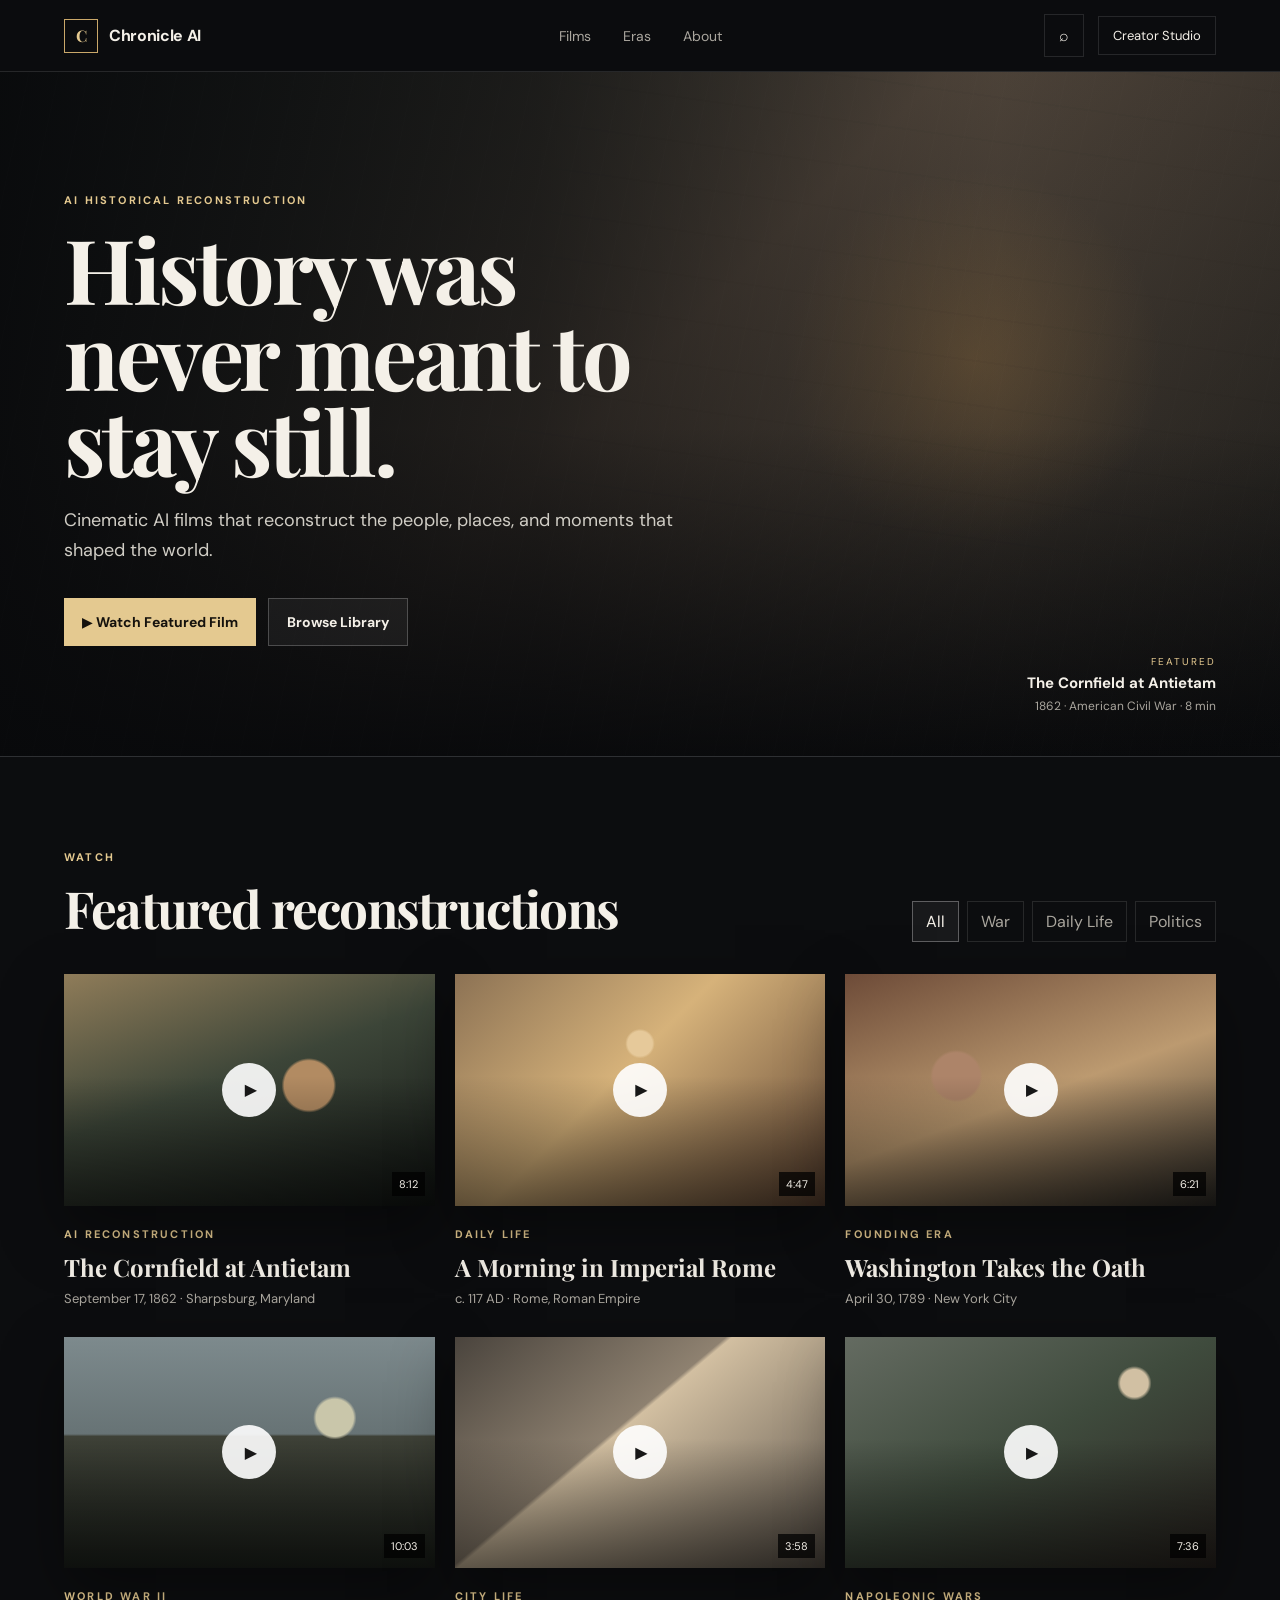
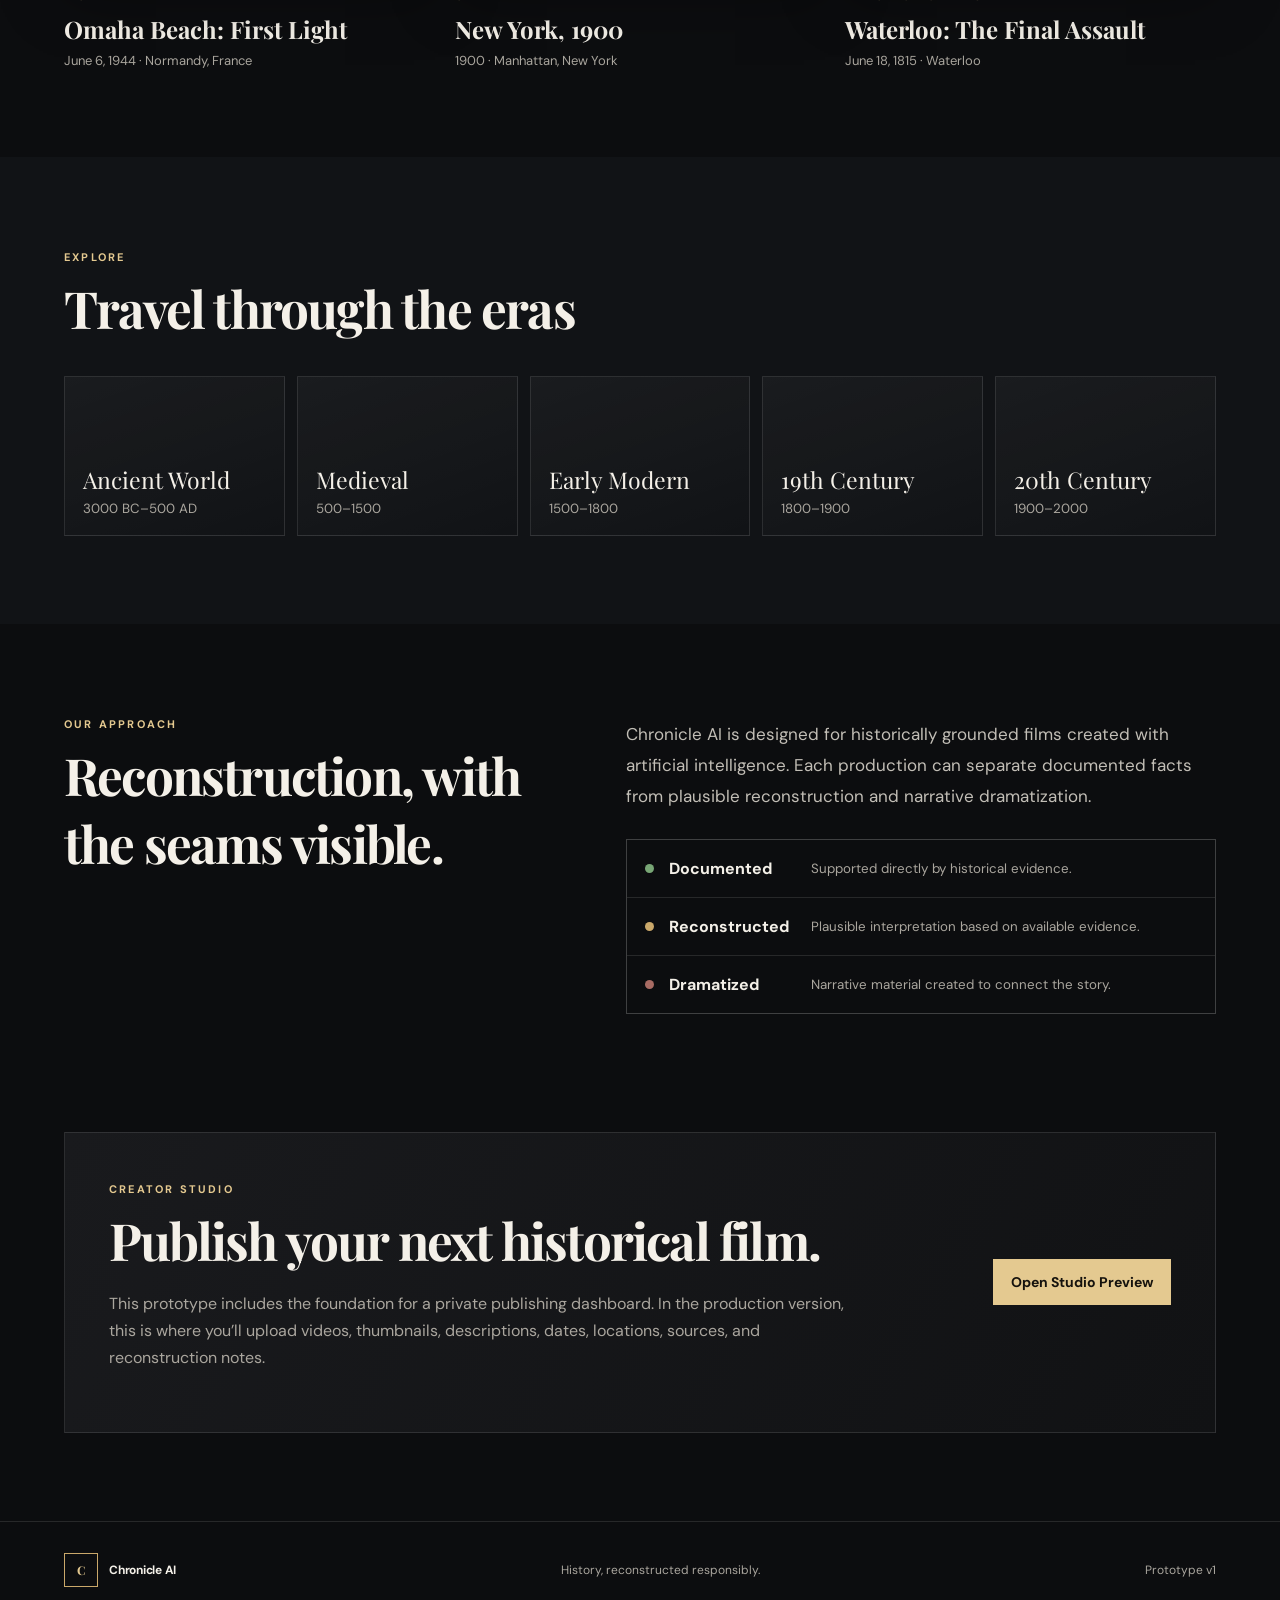
<file: index.html>
<!DOCTYPE html>
<html lang="en">
<head>
  <meta charset="UTF-8" />
  <meta name="viewport" content="width=device-width, initial-scale=1.0" />
  <meta name="description" content="Chronicle AI brings history to life through cinematic AI-created historical films, reconstructions, and historically grounded visual storytelling." />
  <meta name="robots" content="index, follow, max-image-preview:large" />
  <link rel="canonical" href="https://tomvee03.github.io/" />

  <meta property="og:type" content="website" />
  <meta property="og:site_name" content="Chronicle AI" />
  <meta property="og:title" content="Chronicle AI | History Brought to Life" />
  <meta property="og:description" content="Cinematic AI-created historical films and reconstructions that bring the people, places, and moments of history to life." />
  <meta property="og:url" content="https://tomvee03.github.io/" />

  <meta name="twitter:card" content="summary" />
  <meta name="twitter:title" content="Chronicle AI | History Brought to Life" />
  <meta name="twitter:description" content="Cinematic AI-created historical films and reconstructions that bring history to life." />

  <title>Chronicle AI | AI Historical Films & Reconstructions</title>

  <script type="application/ld+json">
  {
    "@context": "https://schema.org",
    "@type": "WebSite",
    "name": "Chronicle AI",
    "url": "https://tomvee03.github.io/",
    "description": "A cinematic platform for AI-created historical films, reconstructions, and historically grounded visual storytelling."
  }
  </script>
  <link rel="preconnect" href="https://fonts.googleapis.com">
  <link rel="preconnect" href="https://fonts.gstatic.com" crossorigin>
  <link href="https://fonts.googleapis.com/css2?family=DM+Sans:wght@400;500;600;700&family=Playfair+Display:wght@600;700&display=swap" rel="stylesheet">
  <link rel="stylesheet" href="styles.css" />
</head>
<body>
  <header class="site-header">
    <a class="brand" href="#home" aria-label="Chronicle AI home">
      <span class="brand-mark">C</span>
      <span>Chronicle AI</span>
    </a>

    <nav class="desktop-nav" aria-label="Primary navigation">
      <a href="#films">Films</a>
      <a href="#eras">Eras</a>
      <a href="#about">About</a>
    </nav>

    <div class="header-actions">
      <button class="icon-button" id="searchToggle" aria-label="Open search">⌕</button>
      <a class="admin-link" href="#creator">Creator Studio</a>
    </div>
  </header>

  <main id="home">
    <section class="hero" aria-labelledby="hero-title">
      <div class="hero-overlay"></div>
      <div class="hero-content">
        <div class="eyebrow">AI HISTORICAL RECONSTRUCTION</div>
        <h1 id="hero-title">History was never meant to stay still.</h1>
        <p>
          Cinematic AI films that reconstruct the people, places, and moments that shaped the world.
        </p>
        <div class="hero-actions">
          <button class="primary-button" data-play="The Cornfield at Antietam">▶ Watch Featured Film</button>
          <a class="secondary-button" href="#films">Browse Library</a>
        </div>
      </div>
      <div class="hero-meta">
        <span>FEATURED</span>
        <strong>The Cornfield at Antietam</strong>
        <span>1862 · American Civil War · 8 min</span>
      </div>
    </section>

    <section class="search-panel" id="searchPanel" aria-hidden="true">
      <div class="section-shell search-shell">
        <label for="filmSearch">Search films, people, places, or eras</label>
        <div class="search-box">
          <input id="filmSearch" type="search" placeholder="Try “Gettysburg”, “Rome”, or “1944”" autocomplete="off" />
          <button id="clearSearch" type="button">Clear</button>
        </div>
      </div>
    </section>

    <section class="content-section" id="films">
      <div class="section-shell">
        <div class="section-heading-row">
          <div>
            <span class="section-kicker">WATCH</span>
            <h2>Featured reconstructions</h2>
          </div>
          <div class="filter-row" aria-label="Film filters">
            <button class="filter active" data-filter="all">All</button>
            <button class="filter" data-filter="war">War</button>
            <button class="filter" data-filter="daily-life">Daily Life</button>
            <button class="filter" data-filter="politics">Politics</button>
          </div>
        </div>

        <div class="film-grid" id="filmGrid">
          <article class="film-card" data-category="war" data-search="antietam civil war 1862 maryland cornfield union confederate">
            <button class="poster poster-antietam" data-play="The Cornfield at Antietam" aria-label="Watch The Cornfield at Antietam">
              <span class="play-badge">▶</span>
              <span class="runtime">8:12</span>
            </button>
            <div class="film-card-copy">
              <span class="film-label">AI RECONSTRUCTION</span>
              <h3>The Cornfield at Antietam</h3>
              <p>September 17, 1862 · Sharpsburg, Maryland</p>
            </div>
          </article>

          <article class="film-card" data-category="daily-life" data-search="rome roman empire daily life forum 117 ad ancient">
            <button class="poster poster-rome" data-play="A Morning in Imperial Rome" aria-label="Watch A Morning in Imperial Rome">
              <span class="play-badge">▶</span>
              <span class="runtime">4:47</span>
            </button>
            <div class="film-card-copy">
              <span class="film-label">DAILY LIFE</span>
              <h3>A Morning in Imperial Rome</h3>
              <p>c. 117 AD · Rome, Roman Empire</p>
            </div>
          </article>

          <article class="film-card" data-category="politics" data-search="washington inauguration 1789 new york federal hall george washington">
            <button class="poster poster-washington" data-play="Washington Takes the Oath" aria-label="Watch Washington Takes the Oath">
              <span class="play-badge">▶</span>
              <span class="runtime">6:21</span>
            </button>
            <div class="film-card-copy">
              <span class="film-label">FOUNDING ERA</span>
              <h3>Washington Takes the Oath</h3>
              <p>April 30, 1789 · New York City</p>
            </div>
          </article>

          <article class="film-card" data-category="war" data-search="normandy d-day omaha beach 1944 world war ii ww2">
            <button class="poster poster-normandy" data-play="Omaha Beach: First Light" aria-label="Watch Omaha Beach: First Light">
              <span class="play-badge">▶</span>
              <span class="runtime">10:03</span>
            </button>
            <div class="film-card-copy">
              <span class="film-label">WORLD WAR II</span>
              <h3>Omaha Beach: First Light</h3>
              <p>June 6, 1944 · Normandy, France</p>
            </div>
          </article>

          <article class="film-card" data-category="daily-life" data-search="new york city 1900 manhattan daily life gilded age street">
            <button class="poster poster-nyc" data-play="New York, 1900" aria-label="Watch New York, 1900">
              <span class="play-badge">▶</span>
              <span class="runtime">3:58</span>
            </button>
            <div class="film-card-copy">
              <span class="film-label">CITY LIFE</span>
              <h3>New York, 1900</h3>
              <p>1900 · Manhattan, New York</p>
            </div>
          </article>

          <article class="film-card" data-category="war" data-search="waterloo napoleon 1815 france britain battle">
            <button class="poster poster-waterloo" data-play="Waterloo: The Final Assault" aria-label="Watch Waterloo: The Final Assault">
              <span class="play-badge">▶</span>
              <span class="runtime">7:36</span>
            </button>
            <div class="film-card-copy">
              <span class="film-label">NAPOLEONIC WARS</span>
              <h3>Waterloo: The Final Assault</h3>
              <p>June 18, 1815 · Waterloo</p>
            </div>
          </article>
        </div>

        <p class="empty-state" id="emptyState" hidden>No films match that search yet.</p>
      </div>
    </section>

    <section class="era-section" id="eras">
      <div class="section-shell">
        <span class="section-kicker">EXPLORE</span>
        <h2>Travel through the eras</h2>
        <div class="era-grid">
          <button class="era-card" data-era="Ancient World"><span>Ancient World</span><small>3000 BC–500 AD</small></button>
          <button class="era-card" data-era="Medieval"><span>Medieval</span><small>500–1500</small></button>
          <button class="era-card" data-era="Early Modern"><span>Early Modern</span><small>1500–1800</small></button>
          <button class="era-card" data-era="19th Century"><span>19th Century</span><small>1800–1900</small></button>
          <button class="era-card" data-era="20th Century"><span>20th Century</span><small>1900–2000</small></button>
        </div>
      </div>
    </section>

    <section class="about-section" id="about">
      <div class="section-shell about-grid">
        <div>
          <span class="section-kicker">OUR APPROACH</span>
          <h2>Reconstruction, with the seams visible.</h2>
        </div>
        <div class="about-copy">
          <p>
            Chronicle AI is designed for historically grounded films created with artificial intelligence. Each production can separate documented facts from plausible reconstruction and narrative dramatization.
          </p>
          <div class="confidence-list">
            <div><span class="dot documented"></span><strong>Documented</strong><small>Supported directly by historical evidence.</small></div>
            <div><span class="dot reconstructed"></span><strong>Reconstructed</strong><small>Plausible interpretation based on available evidence.</small></div>
            <div><span class="dot dramatized"></span><strong>Dramatized</strong><small>Narrative material created to connect the story.</small></div>
          </div>
        </div>
      </div>
    </section>

    <section class="creator-section" id="creator">
      <div class="section-shell creator-panel">
        <div>
          <span class="section-kicker">CREATOR STUDIO</span>
          <h2>Publish your next historical film.</h2>
          <p>This prototype includes the foundation for a private publishing dashboard. In the production version, this is where you’ll upload videos, thumbnails, descriptions, dates, locations, sources, and reconstruction notes.</p>
        </div>
        <button class="primary-button" id="openCreator">Open Studio Preview</button>
      </div>
    </section>
  </main>

  <footer class="site-footer">
    <div class="section-shell footer-row">
      <div class="brand footer-brand"><span class="brand-mark">C</span><span>Chronicle AI</span></div>
      <p>History, reconstructed responsibly.</p>
      <span>Prototype v1</span>
    </div>
  </footer>

  <dialog id="videoModal" class="modal">
    <button class="modal-close" data-close-modal aria-label="Close">×</button>
    <div class="video-placeholder">
      <div class="video-placeholder-icon">▶</div>
      <p>Video player placeholder</p>
      <small>Connect your hosted video here in the production build.</small>
    </div>
    <div class="modal-copy">
      <span class="film-label">AI HISTORICAL RECONSTRUCTION</span>
      <h2 id="modalTitle">Film title</h2>
      <p>This is the future watch page experience. It will include the film, historical context, reconstruction notes, and source citations.</p>
    </div>
  </dialog>

  <dialog id="creatorModal" class="modal creator-modal">
    <button class="modal-close" data-close-creator aria-label="Close">×</button>
    <div class="studio-header">
      <span class="film-label">PRIVATE DASHBOARD PREVIEW</span>
      <h2>New Production</h2>
      <p>The fields below are a front-end preview only. Saving to a database comes in the next build step.</p>
    </div>
    <form id="creatorForm" class="creator-form">
      <label>Title<input name="title" placeholder="The Morning at Gettysburg" required /></label>
      <div class="two-col">
        <label>Historical date<input name="date" placeholder="July 1, 1863" /></label>
        <label>Location<input name="location" placeholder="Gettysburg, Pennsylvania" /></label>
      </div>
      <label>Description<textarea name="description" rows="4" placeholder="A short synopsis of the film..."></textarea></label>
      <label>Sources<textarea name="sources" rows="4" placeholder="Books, letters, archives, maps, articles..."></textarea></label>
      <label>Video file<input name="video" type="file" accept="video/*" /></label>
      <button class="primary-button" type="submit">Save Draft</button>
      <p class="form-status" id="formStatus" role="status"></p>
    </form>
  </dialog>

  <script src="script.js"></script>
</body>
</html>
</file>
<file: styles.css>
:root {
  --bg: #0c0d0f;
  --bg-soft: #14161a;
  --panel: #181b20;
  --text: #f4f0e8;
  --muted: #aaa69e;
  --gold: #caa86a;
  --gold-soft: #e4c990;
  --line: rgba(255,255,255,.11);
  --shadow: 0 24px 60px rgba(0,0,0,.38);
}

* { box-sizing: border-box; }
html { scroll-behavior: smooth; }
body {
  margin: 0;
  background: var(--bg);
  color: var(--text);
  font-family: "DM Sans", system-ui, sans-serif;
}
button, input, textarea { font: inherit; }
button { color: inherit; }
a { color: inherit; text-decoration: none; }

.site-header {
  position: sticky;
  top: 0;
  z-index: 20;
  min-height: 72px;
  padding: 0 5vw;
  display: grid;
  grid-template-columns: 1fr auto 1fr;
  align-items: center;
  background: rgba(12,13,15,.88);
  border-bottom: 1px solid var(--line);
  backdrop-filter: blur(18px);
}

.brand { display: inline-flex; align-items: center; gap: 11px; font-weight: 700; letter-spacing: -.02em; }
.brand-mark {
  width: 34px;
  height: 34px;
  border: 1px solid var(--gold);
  display: inline-grid;
  place-items: center;
  font-family: "Playfair Display", serif;
  color: var(--gold-soft);
}
.desktop-nav { display: flex; gap: 32px; color: var(--muted); font-size: 14px; }
.desktop-nav a:hover { color: var(--text); }
.header-actions { justify-self: end; display: flex; align-items: center; gap: 14px; }
.icon-button, .admin-link {
  border: 1px solid var(--line);
  background: transparent;
  padding: 10px 14px;
  cursor: pointer;
}
.admin-link { font-size: 13px; }

.hero {
  position: relative;
  min-height: 76vh;
  display: flex;
  align-items: flex-end;
  overflow: hidden;
  background:
    linear-gradient(90deg, rgba(8,9,11,.95) 0%, rgba(8,9,11,.68) 42%, rgba(8,9,11,.18) 78%),
    linear-gradient(0deg, rgba(8,9,11,.95) 0%, rgba(8,9,11,0) 48%),
    radial-gradient(circle at 76% 42%, rgba(173,128,68,.34), transparent 18%),
    linear-gradient(135deg, #27312c, #5e5144 48%, #1b1b19);
}
.hero::before {
  content: "";
  position: absolute;
  inset: 0;
  opacity: .25;
  background-image:
    repeating-linear-gradient(102deg, transparent 0 28px, rgba(255,255,255,.05) 28px 29px),
    repeating-linear-gradient(8deg, transparent 0 42px, rgba(0,0,0,.11) 42px 44px);
  mix-blend-mode: overlay;
}
.hero-content {
  position: relative;
  z-index: 2;
  max-width: 760px;
  padding: 120px 5vw 110px;
}
.eyebrow, .section-kicker, .film-label {
  font-size: 11px;
  font-weight: 700;
  letter-spacing: .2em;
  color: var(--gold-soft);
}
.hero h1, .content-section h2, .era-section h2, .about-section h2, .creator-section h2, .modal h2 {
  font-family: "Playfair Display", Georgia, serif;
  letter-spacing: -.035em;
}
.hero h1 { font-size: clamp(54px, 7vw, 100px); line-height: .96; margin: 18px 0 22px; max-width: 900px; }
.hero p { color: #d0cdc5; font-size: 18px; line-height: 1.7; max-width: 620px; }
.hero-actions { display: flex; gap: 12px; flex-wrap: wrap; margin-top: 32px; }
.primary-button, .secondary-button {
  border: 0;
  cursor: pointer;
  padding: 14px 18px;
  font-weight: 700;
  font-size: 14px;
}
.primary-button { background: var(--gold-soft); color: #15120d; }
.primary-button:hover { filter: brightness(1.07); }
.secondary-button { border: 1px solid rgba(255,255,255,.22); background: rgba(255,255,255,.05); }
.hero-meta {
  position: absolute;
  right: 5vw;
  bottom: 42px;
  z-index: 2;
  display: grid;
  gap: 5px;
  text-align: right;
  color: var(--muted);
  font-size: 12px;
}
.hero-meta strong { color: var(--text); font-size: 15px; }
.hero-meta > span:first-child { color: var(--gold-soft); font-size: 10px; letter-spacing: .2em; }

.section-shell { width: min(1180px, 90vw); margin: 0 auto; }
.content-section, .era-section, .about-section, .creator-section { padding: 88px 0; }
.section-heading-row { display: flex; justify-content: space-between; gap: 30px; align-items: end; margin-bottom: 32px; }
.section-heading-row h2, .era-section h2, .about-section h2, .creator-section h2 { font-size: clamp(34px, 4vw, 54px); margin: 8px 0 0; }
.filter-row { display: flex; gap: 8px; flex-wrap: wrap; }
.filter { border: 1px solid var(--line); background: transparent; padding: 9px 13px; cursor: pointer; color: var(--muted); }
.filter.active, .filter:hover { color: var(--text); border-color: rgba(255,255,255,.3); background: rgba(255,255,255,.05); }

.film-grid { display: grid; grid-template-columns: repeat(3, 1fr); gap: 30px 20px; }
.film-card { min-width: 0; }
.film-card[hidden] { display: none; }
.poster {
  position: relative;
  width: 100%;
  aspect-ratio: 16/10;
  border: 0;
  overflow: hidden;
  cursor: pointer;
  display: grid;
  place-items: center;
  background-size: cover;
  box-shadow: var(--shadow);
}
.poster::after { content: ""; position: absolute; inset: 0; background: linear-gradient(0deg, rgba(0,0,0,.55), transparent 56%); }
.poster:hover .play-badge { transform: scale(1.08); }
.play-badge { position: relative; z-index: 2; width: 54px; height: 54px; display: grid; place-items: center; background: rgba(255,255,255,.9); color: #171717; border-radius: 50%; transition: .2s ease; padding-left: 3px; }
.runtime { position: absolute; right: 10px; bottom: 10px; z-index: 2; background: rgba(0,0,0,.75); padding: 5px 7px; font-size: 11px; }
.poster-antietam { background: radial-gradient(circle at 66% 48%, #b28b62 0 9%, transparent 10%), linear-gradient(160deg, #8f7c59, #3c4538 45%, #131715); }
.poster-rome { background: radial-gradient(circle at 50% 30%, #e6c99a 0 5%, transparent 6%), linear-gradient(135deg, #8c7254, #d6b27a 44%, #614634); }
.poster-washington { background: radial-gradient(circle at 30% 44%, #ad8469 0 8%, transparent 9%), linear-gradient(160deg, #6d4b38, #bc9a70 52%, #2c2a26); }
.poster-normandy { background: radial-gradient(circle at 73% 35%, #c9c6aa 0 6%, transparent 7%), linear-gradient(180deg, #7d8a8d, #677375 42%, #3e4137 43%, #1f241e); }
.poster-nyc { background: linear-gradient(140deg, #4a443d, #8e8170 42%, #d2bfa1 43%, #5d554c); }
.poster-waterloo { background: radial-gradient(circle at 78% 20%, #d1c0a3 0 4%, transparent 5%), linear-gradient(150deg, #646b61, #3f4b3d 48%, #2a2420); }
.film-card-copy { padding-top: 16px; }
.film-card-copy h3 { font-family: "Playfair Display", serif; font-size: 24px; margin: 8px 0 7px; }
.film-card-copy p { color: var(--muted); margin: 0; font-size: 13px; }
.empty-state { color: var(--muted); padding: 30px 0; }

.search-panel { background: var(--bg-soft); border-bottom: 1px solid var(--line); max-height: 0; overflow: hidden; transition: max-height .3s ease; }
.search-panel.open { max-height: 190px; }
.search-shell { padding: 28px 0; }
.search-shell label { display: block; font-size: 13px; color: var(--muted); margin-bottom: 10px; }
.search-box { display: flex; gap: 10px; }
.search-box input { flex: 1; border: 1px solid var(--line); background: #0f1114; color: var(--text); padding: 14px; outline: none; }
.search-box input:focus { border-color: var(--gold); }
.search-box button { border: 1px solid var(--line); background: transparent; padding: 0 18px; cursor: pointer; }

.era-section { background: #111316; }
.era-grid { display: grid; grid-template-columns: repeat(5, 1fr); gap: 12px; margin-top: 34px; }
.era-card { border: 1px solid var(--line); min-height: 160px; background: linear-gradient(160deg, rgba(255,255,255,.04), transparent); text-align: left; padding: 18px; cursor: pointer; display: flex; flex-direction: column; justify-content: end; }
.era-card:hover { border-color: rgba(202,168,106,.65); transform: translateY(-2px); }
.era-card span { font-family: "Playfair Display", serif; font-size: 23px; }
.era-card small { margin-top: 5px; color: var(--muted); }

.about-grid { display: grid; grid-template-columns: .9fr 1.1fr; gap: 80px; align-items: start; }
.about-copy > p { color: #c2beb6; line-height: 1.8; font-size: 17px; margin-top: 7px; }
.confidence-list { display: grid; gap: 1px; margin-top: 28px; background: var(--line); border: 1px solid var(--line); }
.confidence-list > div { background: var(--bg); padding: 18px; display: grid; grid-template-columns: 12px 130px 1fr; gap: 12px; align-items: center; }
.confidence-list small { color: var(--muted); }
.dot { width: 9px; height: 9px; border-radius: 50%; display: inline-block; }
.documented { background: #78a675; }
.reconstructed { background: #caa86a; }
.dramatized { background: #a86b63; }

.creator-section { padding-top: 30px; }
.creator-panel { border: 1px solid var(--line); background: linear-gradient(120deg, #191a1d, #111214); padding: 44px; display: flex; justify-content: space-between; gap: 40px; align-items: center; }
.creator-panel p { color: var(--muted); max-width: 760px; line-height: 1.7; }
.site-footer { border-top: 1px solid var(--line); padding: 28px 0; color: var(--muted); }
.footer-row { display: flex; justify-content: space-between; gap: 20px; align-items: center; font-size: 12px; }
.footer-brand { color: var(--text); }

.modal {
  width: min(880px, 92vw);
  padding: 0;
  color: var(--text);
  background: #111317;
  border: 1px solid rgba(255,255,255,.18);
  box-shadow: var(--shadow);
}
.modal::backdrop { background: rgba(0,0,0,.78); backdrop-filter: blur(6px); }
.modal-close { position: absolute; z-index: 3; right: 12px; top: 10px; width: 38px; height: 38px; border: 1px solid var(--line); background: rgba(0,0,0,.5); cursor: pointer; font-size: 24px; }
.video-placeholder { min-height: 430px; display: grid; place-items: center; align-content: center; gap: 8px; background: radial-gradient(circle at 50% 46%, #67583f, #252725 48%, #0d0e10); text-align: center; }
.video-placeholder-icon { width: 70px; height: 70px; border-radius: 50%; display: grid; place-items: center; background: rgba(255,255,255,.9); color: #111; padding-left: 4px; }
.video-placeholder p { margin: 12px 0 0; }
.video-placeholder small { color: #c3c0b8; }
.modal-copy { padding: 28px 30px 34px; }
.modal-copy h2 { font-size: 36px; margin: 7px 0 12px; }
.modal-copy p { color: var(--muted); line-height: 1.7; }
.creator-modal { padding: 34px; }
.studio-header h2 { font-size: 40px; margin: 7px 0; }
.studio-header p { color: var(--muted); }
.creator-form { display: grid; gap: 16px; margin-top: 26px; }
.creator-form label { display: grid; gap: 7px; color: #d8d4cc; font-size: 13px; }
.creator-form input, .creator-form textarea { border: 1px solid var(--line); background: #0d0f12; color: var(--text); padding: 12px; resize: vertical; }
.two-col { display: grid; grid-template-columns: 1fr 1fr; gap: 14px; }
.form-status { color: var(--gold-soft); margin: 0; min-height: 20px; }

@media (max-width: 900px) {
  .site-header { grid-template-columns: 1fr auto; }
  .desktop-nav { display: none; }
  .film-grid { grid-template-columns: repeat(2, 1fr); }
  .era-grid { grid-template-columns: repeat(2, 1fr); }
  .about-grid { grid-template-columns: 1fr; gap: 28px; }
  .creator-panel { align-items: flex-start; flex-direction: column; }
  .hero-meta { display: none; }
}

@media (max-width: 620px) {
  .site-header { padding: 0 4vw; min-height: 64px; }
  .admin-link { display: none; }
  .hero { min-height: 70vh; }
  .hero-content { padding: 90px 5vw 70px; }
  .hero h1 { font-size: 50px; }
  .hero p { font-size: 16px; }
  .content-section, .era-section, .about-section, .creator-section { padding: 64px 0; }
  .section-heading-row { align-items: flex-start; flex-direction: column; }
  .film-grid { grid-template-columns: 1fr; }
  .era-grid { grid-template-columns: 1fr; }
  .era-card { min-height: 120px; }
  .confidence-list > div { grid-template-columns: 12px 1fr; }
  .confidence-list small { grid-column: 2; }
  .creator-panel { padding: 28px; }
  .footer-row { flex-direction: column; align-items: flex-start; }
  .two-col { grid-template-columns: 1fr; }
  .video-placeholder { min-height: 280px; }
}
</file>
